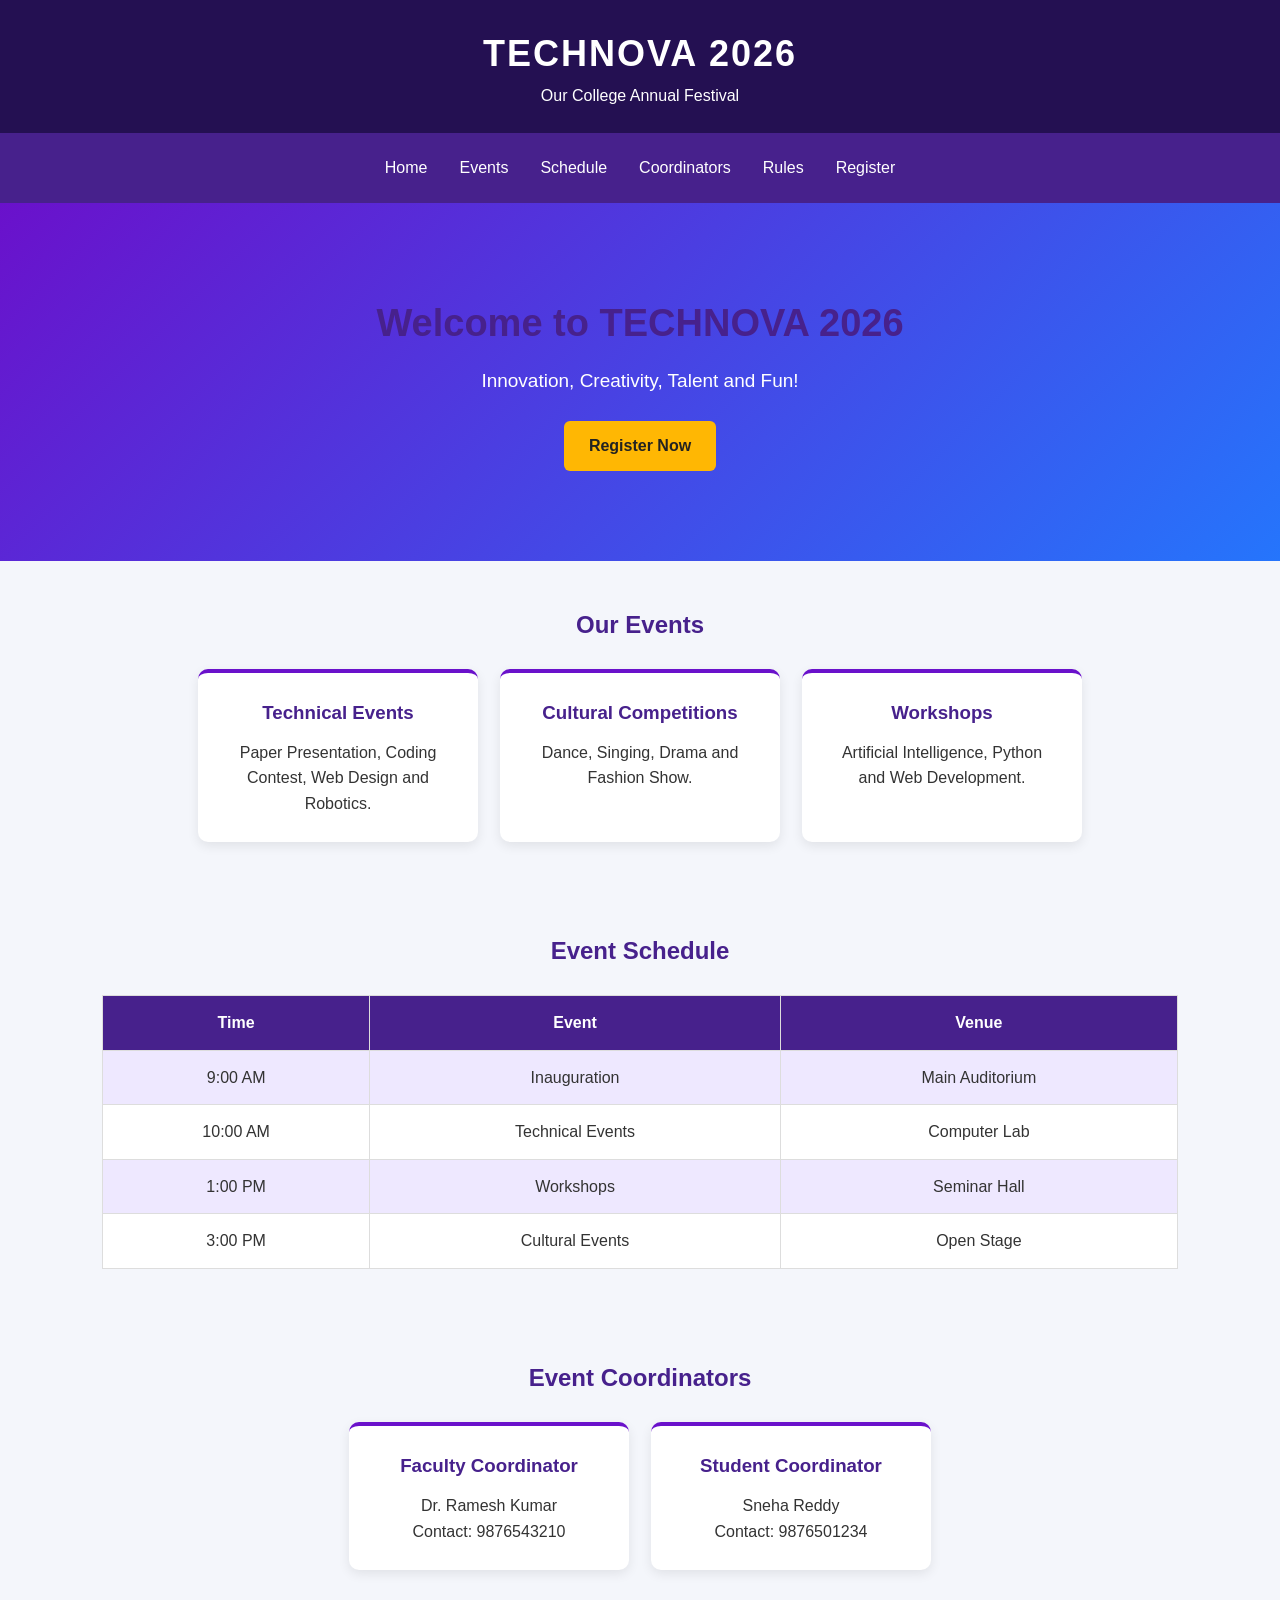
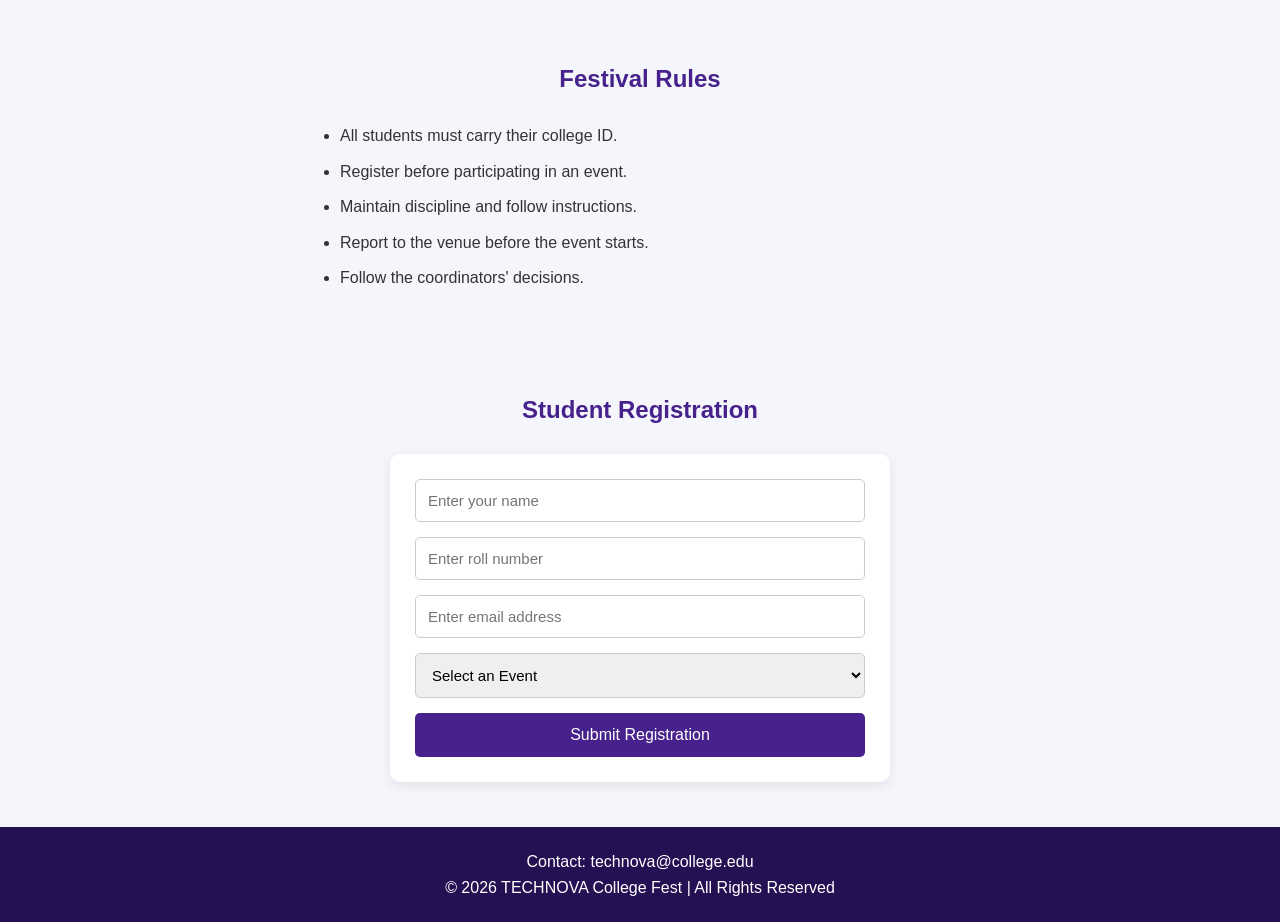
<file: COLLEGE FEST/index.html>
<!DOCTYPE html>
<html lang="en">
<head>
    <meta charset="UTF-8">
    <meta name="viewport" content="width=device-width, initial-scale=1.0">
    <title>College Fest 2026</title>
    <link rel="stylesheet" href="style.css">
</head>
<body>

    <header>
        <h1>TECHNOVA 2026</h1>
        <p>Our College Annual Festival</p>
    </header>

    <nav>
        <a href="#home">Home</a>
        <a href="#events">Events</a>
        <a href="#schedule">Schedule</a>
        <a href="#coordinators">Coordinators</a>
        <a href="#rules">Rules</a>
        <a href="#register">Register</a>
    </nav>

    <section class="banner" id="home">
        <h2>Welcome to TECHNOVA 2026</h2>
        <p>Innovation, Creativity, Talent and Fun!</p>
        <a class="btn" href="#register">Register Now</a>
    </section>

    <section id="events">
        <h2>Our Events</h2>
        <div class="cards">

            <div class="card">
                <h3>Technical Events</h3>
                <p>Paper Presentation, Coding Contest,
                Web Design and Robotics.</p>
            </div>

            <div class="card">
                <h3>Cultural Competitions</h3>
                <p>Dance, Singing, Drama and Fashion Show.</p>
            </div>

            <div class="card">
                <h3>Workshops</h3>
                <p>Artificial Intelligence, Python and
                Web Development.</p>
            </div>

        </div>
    </section>

    <section id="schedule">
        <h2>Event Schedule</h2>
        <table>
            <tr>
                <th>Time</th>
                <th>Event</th>
                <th>Venue</th>
            </tr>
            <tr>
                <td>9:00 AM</td>
                <td>Inauguration</td>
                <td>Main Auditorium</td>
            </tr>
            <tr>
                <td>10:00 AM</td>
                <td>Technical Events</td>
                <td>Computer Lab</td>
            </tr>
            <tr>
                <td>1:00 PM</td>
                <td>Workshops</td>
                <td>Seminar Hall</td>
            </tr>
            <tr>
                <td>3:00 PM</td>
                <td>Cultural Events</td>
                <td>Open Stage</td>
            </tr>
        </table>
    </section>

    <section id="coordinators">
        <h2>Event Coordinators</h2>
        <div class="cards">
            <div class="card">
                <h3>Faculty Coordinator</h3>
                <p>Dr. Ramesh Kumar</p>
                <p>Contact: 9876543210</p>
            </div>
            <div class="card">
                <h3>Student Coordinator</h3>
                <p>Sneha Reddy</p>
                <p>Contact: 9876501234</p>
            </div>
        </div>
    </section>

    <section id="rules">
        <h2>Festival Rules</h2>
        <ul>
            <li>All students must carry their college ID.</li>
            <li>Register before participating in an event.</li>
            <li>Maintain discipline and follow instructions.</li>
            <li>Report to the venue before the event starts.</li>
            <li>Follow the coordinators' decisions.</li>
        </ul>
    </section>

    <section id="register">
        <h2>Student Registration</h2>
        <form action="#" method="get">
            <input type="text" name="name"
                   placeholder="Enter your name" required>

            <input type="text" name="roll"
                   placeholder="Enter roll number" required>

            <input type="email" name="email"
                   placeholder="Enter email address" required>

            <select name="event" required>
                <option value="">Select an Event</option>
                <option>Technical Event</option>
                <option>Cultural Competition</option>
                <option>Workshop</option>
            </select>

            <button type="submit">Submit Registration</button>
        </form>
    </section>

    <footer>
        <p>Contact: technova@college.edu</p>
        <p>&copy; 2026 TECHNOVA College Fest | All Rights Reserved</p>
    </footer>

</body>
</html>
</file>
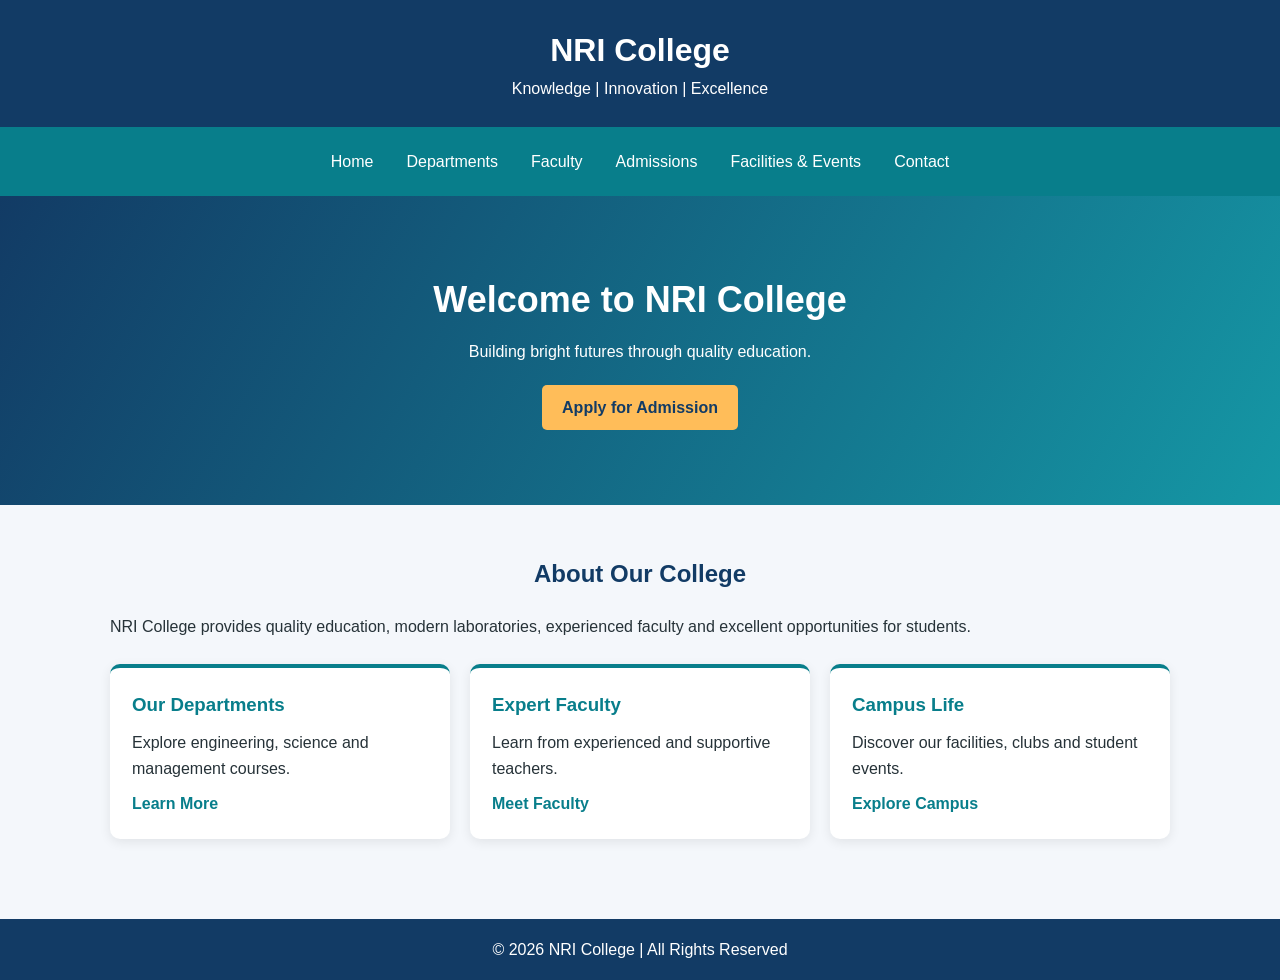
<file: COLLEGE INFORMATION/index.html>
<!DOCTYPE html>
<html lang="en">
<head>
    <meta charset="UTF-8">
    <meta name="viewport" content="width=device-width, initial-scale=1.0">
    <title>NRI College | Home</title>
    <link rel="stylesheet" href="style.css">
</head>
<body>
<header>
    <h1>NRI College</h1>
    <p>Knowledge | Innovation | Excellence</p>
</header>

<nav>
    <a href="index.html">Home</a>
    <a href="departments.html">Departments</a>
    <a href="faculty.html">Faculty</a>
    <a href="admissions.html">Admissions</a>
    <a href="facilities.html">Facilities & Events</a>
    <a href="contact.html">Contact</a>
</nav>

<section class="banner">
    <h2>Welcome to NRI College</h2>
    <p>Building bright futures through quality education.</p>
    <a class="btn" href="admissions.html">Apply for Admission</a>
</section>

<main>
    <h2>About Our College</h2>
    <p>NRI College provides quality education, modern laboratories,
       experienced faculty and excellent opportunities for students.</p>

    <div class="cards">
        <div class="card">
            <h3>Our Departments</h3>
            <p>Explore engineering, science and management courses.</p>
            <a href="departments.html">Learn More</a>
        </div>
        <div class="card">
            <h3>Expert Faculty</h3>
            <p>Learn from experienced and supportive teachers.</p>
            <a href="faculty.html">Meet Faculty</a>
        </div>
        <div class="card">
            <h3>Campus Life</h3>
            <p>Discover our facilities, clubs and student events.</p>
            <a href="facilities.html">Explore Campus</a>
        </div>
    </div>
</main>

<footer>© 2026 NRI College | All Rights Reserved</footer>
</body>
</html>
</file>
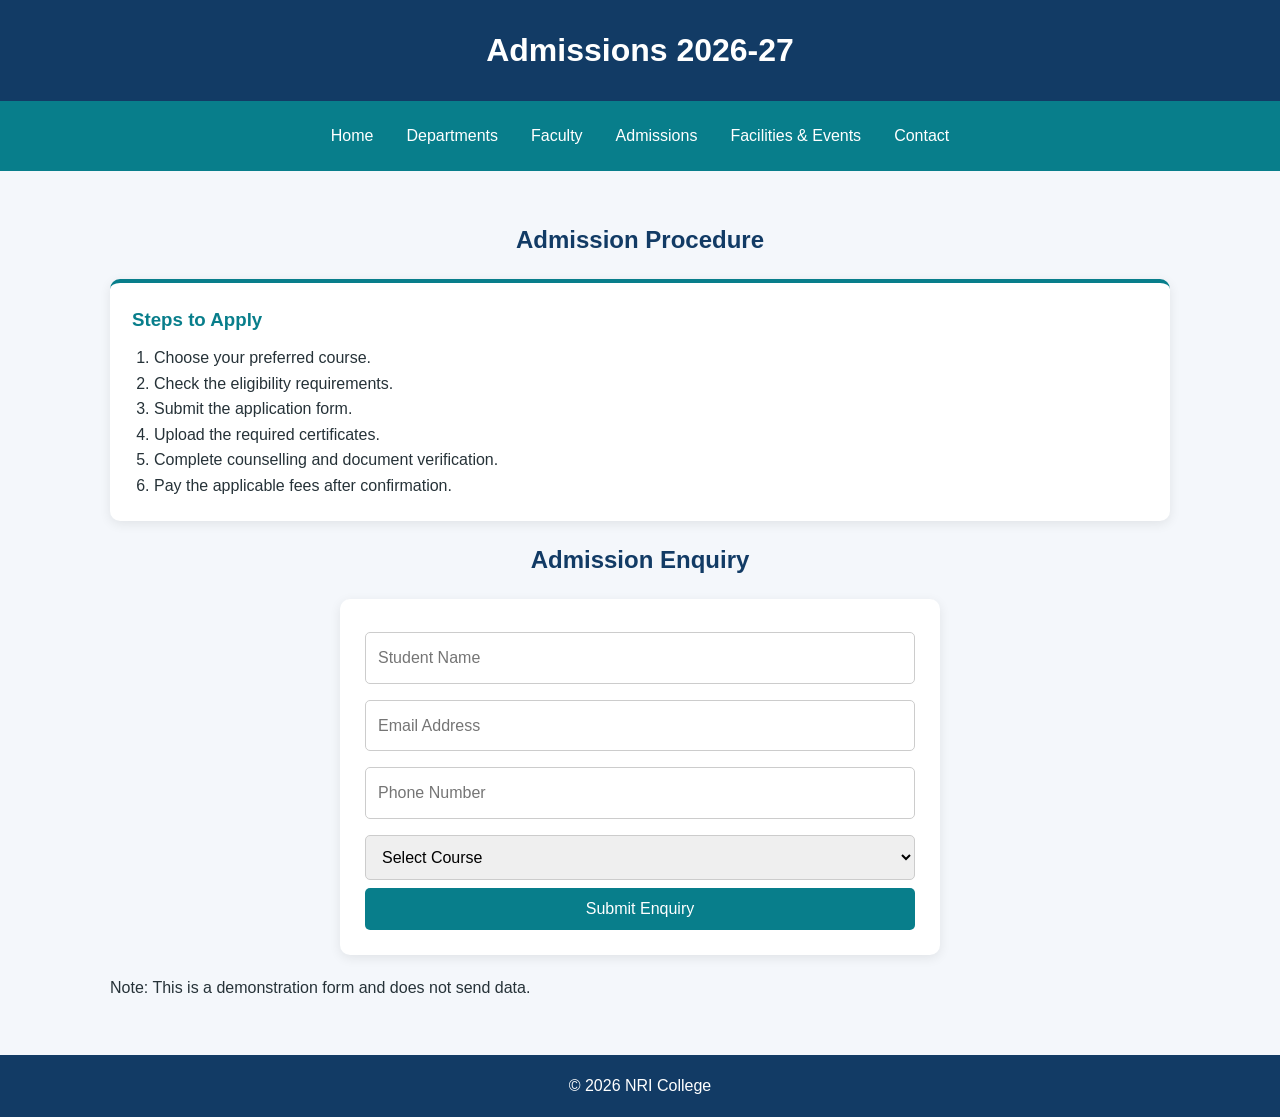
<file: COLLEGE INFORMATION/admissions.html>
<!DOCTYPE html>
<html lang="en">
<head>
    <meta charset="UTF-8">
    <meta name="viewport" content="width=device-width, initial-scale=1.0">
    <title>Admissions | NRI College</title>
    <link rel="stylesheet" href="style.css">
</head>
<body>
<header><h1>Admissions 2026-27</h1></header>

<nav>
    <a href="index.html">Home</a>
    <a href="departments.html">Departments</a>
    <a href="faculty.html">Faculty</a>
    <a href="admissions.html">Admissions</a>
    <a href="facilities.html">Facilities & Events</a>
    <a href="contact.html">Contact</a>
</nav>

<main>
    <h2>Admission Procedure</h2>
    <div class="card">
        <h3>Steps to Apply</h3>
        <ol>
            <li>Choose your preferred course.</li>
            <li>Check the eligibility requirements.</li>
            <li>Submit the application form.</li>
            <li>Upload the required certificates.</li>
            <li>Complete counselling and document verification.</li>
            <li>Pay the applicable fees after confirmation.</li>
        </ol>
    </div>

    <h2>Admission Enquiry</h2>
    <form>
        <input type="text" placeholder="Student Name" required>
        <input type="email" placeholder="Email Address" required>
        <input type="tel" placeholder="Phone Number" required>
        <select required>
            <option value="">Select Course</option>
            <option>B.Tech CSE</option>
            <option>B.Tech AI & ML</option>
            <option>B.Tech ECE</option>
            <option>B.Tech Mechanical</option>
        </select>
        <button type="submit">Submit Enquiry</button>
    </form>
    <p>Note: This is a demonstration form and does not send data.</p>
</main>

<footer>© 2026 NRI College</footer>
</body>
</html>
</file>
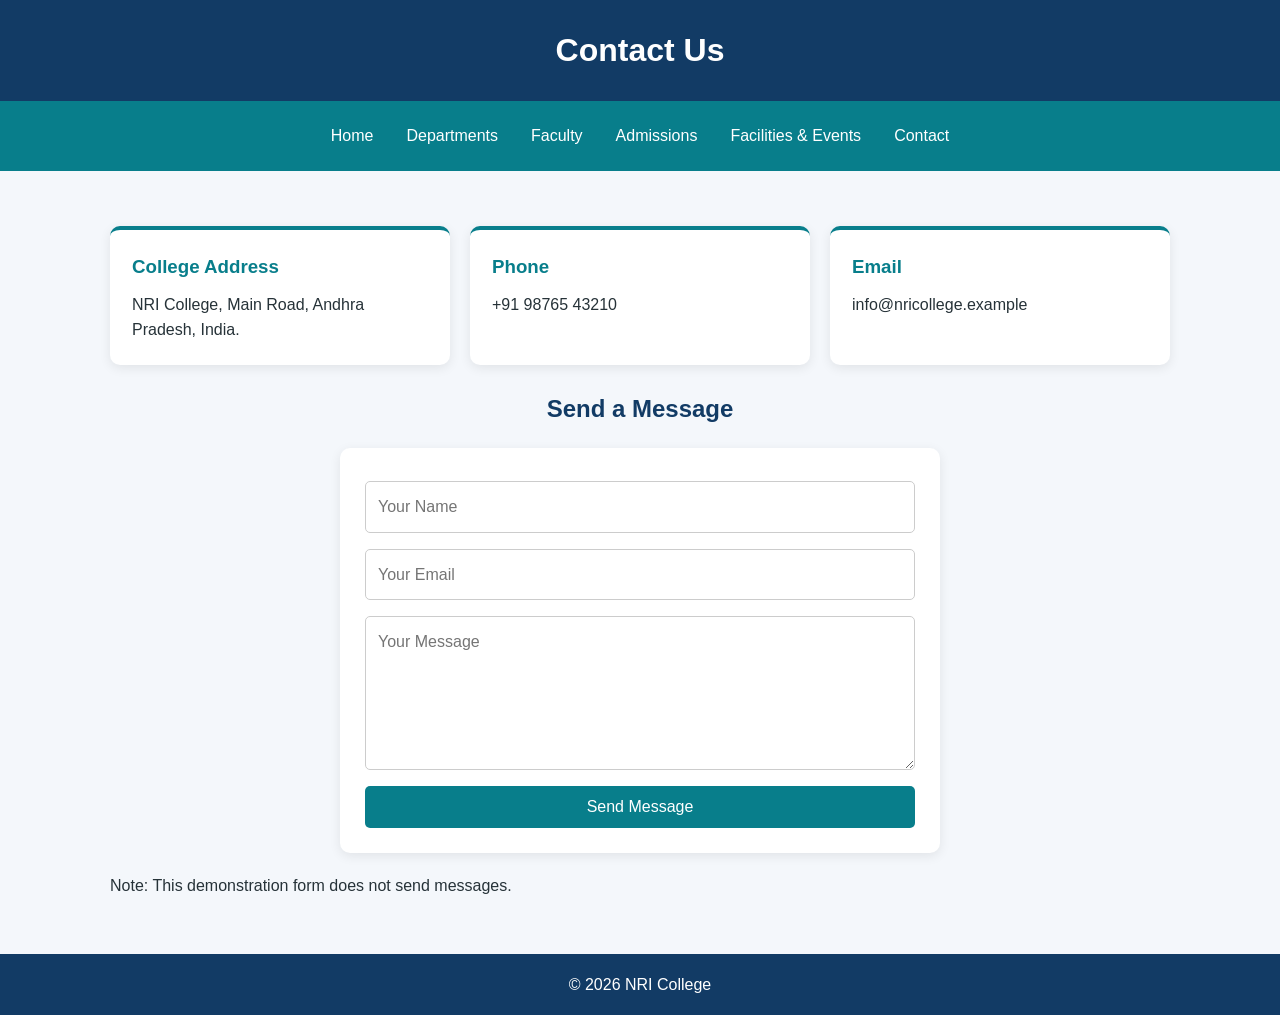
<file: COLLEGE INFORMATION/contact.html>
<!DOCTYPE html>
<html lang="en">
<head>
    <meta charset="UTF-8">
    <meta name="viewport" content="width=device-width, initial-scale=1.0">
    <title>Contact | NRI College</title>
    <link rel="stylesheet" href="style.css">
</head>
<body>
<header><h1>Contact Us</h1></header>

<nav>
    <a href="index.html">Home</a>
    <a href="departments.html">Departments</a>
    <a href="faculty.html">Faculty</a>
    <a href="admissions.html">Admissions</a>
    <a href="facilities.html">Facilities & Events</a>
    <a href="contact.html">Contact</a>
</nav>

<main>
    <div class="cards">
        <div class="card">
            <h3>College Address</h3>
            <p>NRI College, Main Road, Andhra Pradesh, India.</p>
        </div>
        <div class="card">
            <h3>Phone</h3>
            <p>+91 98765 43210</p>
        </div>
        <div class="card">
            <h3>Email</h3>
            <p>info@nricollege.example</p>
        </div>
    </div>

    <h2>Send a Message</h2>
    <form>
        <input type="text" placeholder="Your Name" required>
        <input type="email" placeholder="Your Email" required>
        <textarea placeholder="Your Message" rows="5" required></textarea>
        <button type="submit">Send Message</button>
    </form>
    <p>Note: This demonstration form does not send messages.</p>
</main>

<footer>© 2026 NRI College</footer>
</body>
</html>
</file>
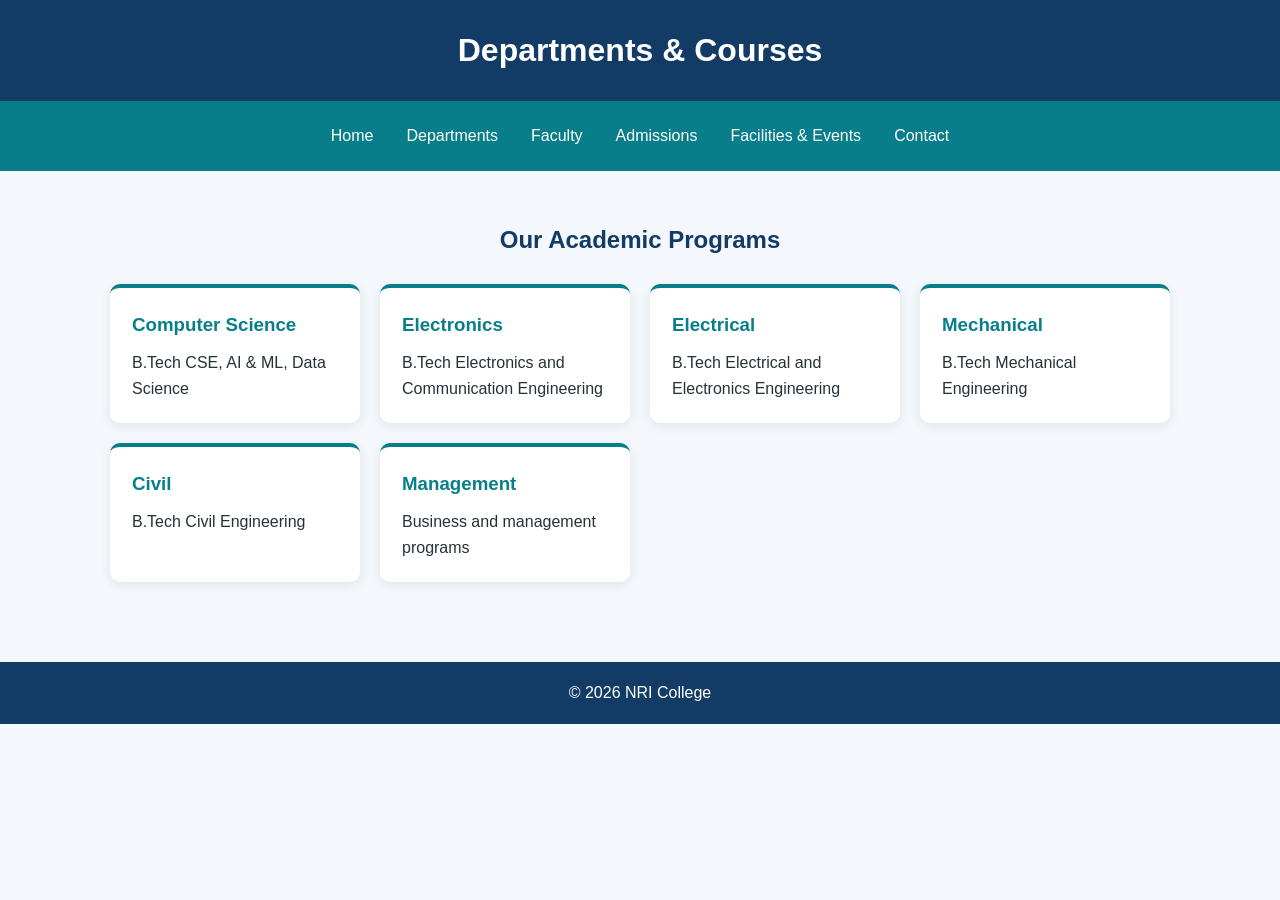
<file: COLLEGE INFORMATION/departments.html>
<!DOCTYPE html>
<html lang="en">
<head>
    <meta charset="UTF-8">
    <meta name="viewport" content="width=device-width, initial-scale=1.0">
    <title>Departments | NRI College</title>
    <link rel="stylesheet" href="style.css">
</head>
<body>
<header><h1>Departments & Courses</h1></header>

<nav>
    <a href="index.html">Home</a>
    <a href="departments.html">Departments</a>
    <a href="faculty.html">Faculty</a>
    <a href="admissions.html">Admissions</a>
    <a href="facilities.html">Facilities & Events</a>
    <a href="contact.html">Contact</a>
</nav>

<main>
    <h2>Our Academic Programs</h2>
    <div class="cards">
        <div class="card">
            <h3>Computer Science</h3>
            <p>B.Tech CSE, AI & ML, Data Science</p>
        </div>
        <div class="card">
            <h3>Electronics</h3>
            <p>B.Tech Electronics and Communication Engineering</p>
        </div>
        <div class="card">
            <h3>Electrical</h3>
            <p>B.Tech Electrical and Electronics Engineering</p>
        </div>
        <div class="card">
            <h3>Mechanical</h3>
            <p>B.Tech Mechanical Engineering</p>
        </div>
        <div class="card">
            <h3>Civil</h3>
            <p>B.Tech Civil Engineering</p>
        </div>
        <div class="card">
            <h3>Management</h3>
            <p>Business and management programs</p>
        </div>
    </div>
</main>

<footer>© 2026 NRI College</footer>
</body>
</html>
</file>
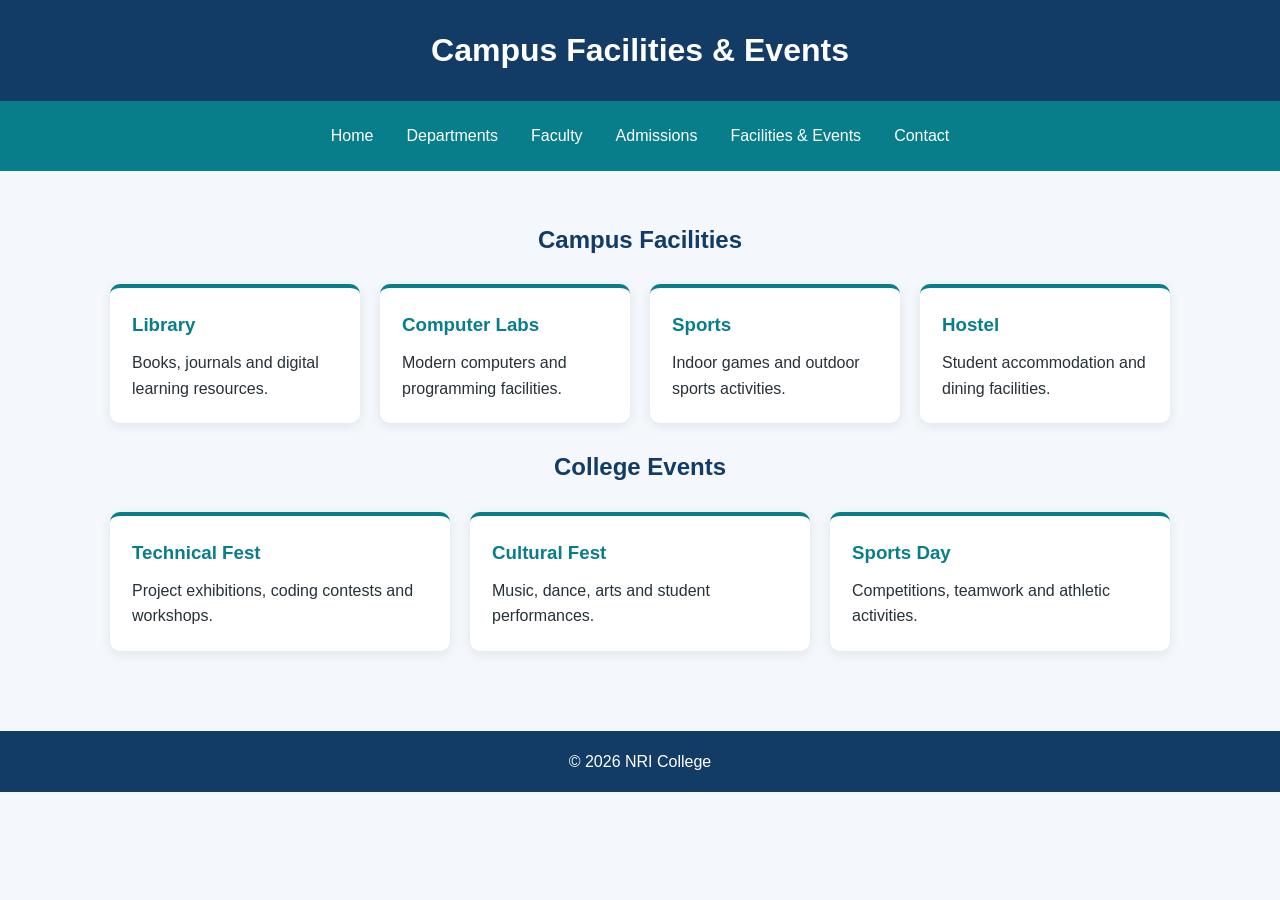
<file: COLLEGE INFORMATION/facilities.html>
<!DOCTYPE html>
<html lang="en">
<head>
    <meta charset="UTF-8">
    <meta name="viewport" content="width=device-width, initial-scale=1.0">
    <title>Facilities & Events | NRI College</title>
    <link rel="stylesheet" href="style.css">
</head>
<body>
<header><h1>Campus Facilities & Events</h1></header>

<nav>
    <a href="index.html">Home</a>
    <a href="departments.html">Departments</a>
    <a href="faculty.html">Faculty</a>
    <a href="admissions.html">Admissions</a>
    <a href="facilities.html">Facilities & Events</a>
    <a href="contact.html">Contact</a>
</nav>

<main>
    <h2>Campus Facilities</h2>
    <div class="cards">
        <div class="card">
            <h3>Library</h3>
            <p>Books, journals and digital learning resources.</p>
        </div>
        <div class="card">
            <h3>Computer Labs</h3>
            <p>Modern computers and programming facilities.</p>
        </div>
        <div class="card">
            <h3>Sports</h3>
            <p>Indoor games and outdoor sports activities.</p>
        </div>
        <div class="card">
            <h3>Hostel</h3>
            <p>Student accommodation and dining facilities.</p>
        </div>
    </div>

    <h2>College Events</h2>
    <div class="cards">
        <div class="card">
            <h3>Technical Fest</h3>
            <p>Project exhibitions, coding contests and workshops.</p>
        </div>
        <div class="card">
            <h3>Cultural Fest</h3>
            <p>Music, dance, arts and student performances.</p>
        </div>
        <div class="card">
            <h3>Sports Day</h3>
            <p>Competitions, teamwork and athletic activities.</p>
        </div>
    </div>
</main>

<footer>© 2026 NRI College</footer>
</body>
</html>
</file>
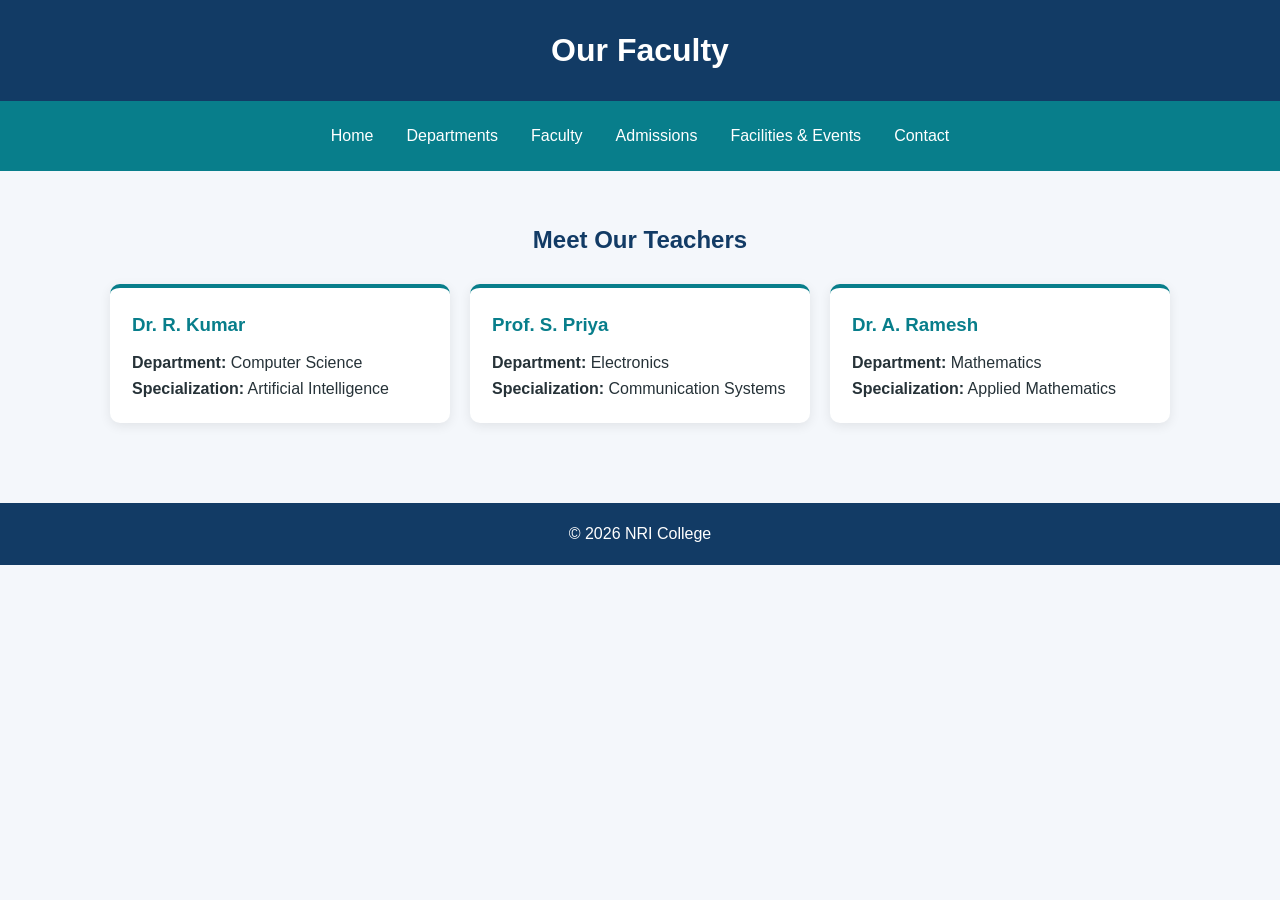
<file: COLLEGE INFORMATION/faculty.html>
<!DOCTYPE html>
<html lang="en">
<head>
    <meta charset="UTF-8">
    <meta name="viewport" content="width=device-width, initial-scale=1.0">
    <title>Faculty | NRI College</title>
    <link rel="stylesheet" href="style.css">
</head>
<body>
<header><h1>Our Faculty</h1></header>

<nav>
    <a href="index.html">Home</a>
    <a href="departments.html">Departments</a>
    <a href="faculty.html">Faculty</a>
    <a href="admissions.html">Admissions</a>
    <a href="facilities.html">Facilities & Events</a>
    <a href="contact.html">Contact</a>
</nav>

<main>
    <h2>Meet Our Teachers</h2>
    <div class="cards">
        <div class="card">
            <h3>Dr. R. Kumar</h3>
            <p><b>Department:</b> Computer Science</p>
            <p><b>Specialization:</b> Artificial Intelligence</p>
        </div>
        <div class="card">
            <h3>Prof. S. Priya</h3>
            <p><b>Department:</b> Electronics</p>
            <p><b>Specialization:</b> Communication Systems</p>
        </div>
        <div class="card">
            <h3>Dr. A. Ramesh</h3>
            <p><b>Department:</b> Mathematics</p>
            <p><b>Specialization:</b> Applied Mathematics</p>
        </div>
    </div>
</main>

<footer>© 2026 NRI College</footer>
</body>
</html>
</file>
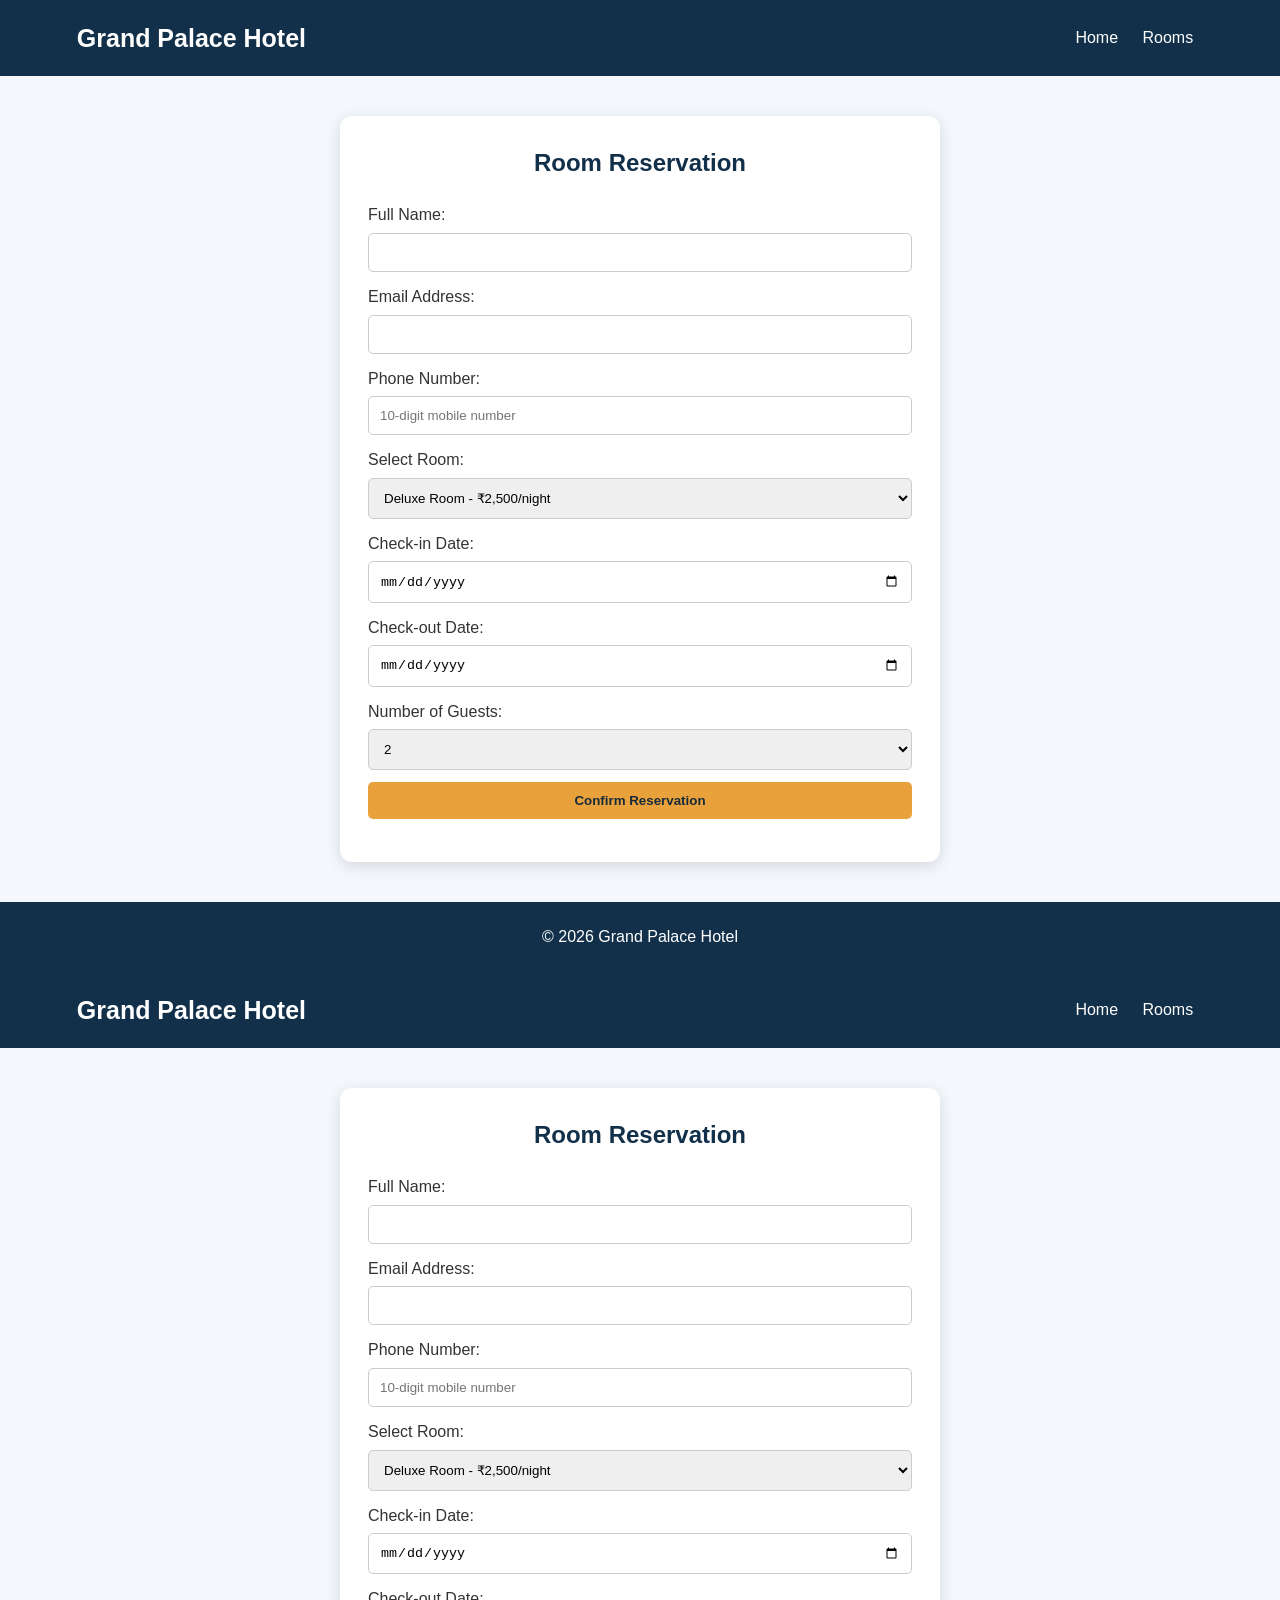
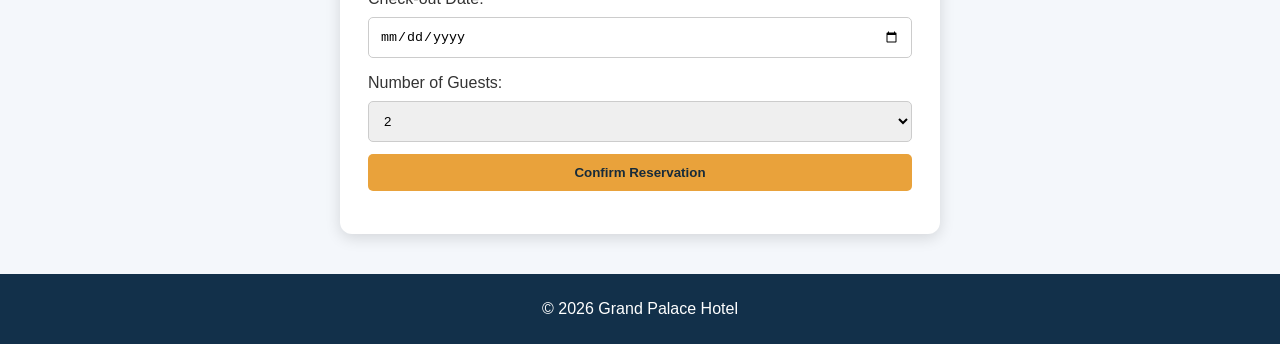
<file: HOTEL RESERVATION/booking.html>
<!DOCTYPE html>
<html lang="en">
<head>
    <meta charset="UTF-8">
    <meta name="viewport" content="width=device-width, initial-scale=1.0">
    <title>Hotel Room Booking</title>
    <link rel="stylesheet" href="style.css">
</head>
<body>

<header>
    <h1>Grand Palace Hotel</h1>
    <nav>
        <a href="index.html">Home</a>
        <a href="index.html#rooms">Rooms</a>
    </nav>
</header>

<div class="booking-box">
    <h2>Room Reservation</h2>

    <form id="bookingForm">
        <label>Full Name:</label>
        <input type="text" name="name" required>

        <label>Email Address:</label>
        <input type="email" name="email" required>

        <label>Phone Number:</label>
        <input type="tel" name="phone" pattern="[0-9]{10}"
               placeholder="10-digit mobile number" required>

        <label>Select Room:</label>
        <select name="room" id="room" required>
            <option value="Deluxe Room">Deluxe Room - ₹2,500/night</option>
            <option value="Family Room">Family Room - ₹3,500/night</option>
            <option value="Luxury Suite">Luxury Suite - ₹4,500/night</option>
        </select>

        <label>Check-in Date:</label>
        <input type="date" name="checkin" id="checkin" required>

        <label>Check-out Date:</label>
        <input type="date" name="checkout" id="checkout" required>

        <label>Number of Guests:</label>
        <select name="guests" id="guests">
            <option>1</option>
            <option selected>2</option>
            <option>3</option>
            <option>4</option>
        </select>

        <button type="submit">Confirm Reservation</button>
    </form>

    <p id="message" style="text-align:center; margin-top:15px;"></p>
</div>

<footer>
    <p>© 2026 Grand Palace Hotel</p>
</footer>

<script>
const params = new URLSearchParams(window.location.search);

if (params.has("room")) {
    document.getElementById("room").value = params.get("room");
}

if (params.has("checkin")) {
    document.getElementById("checkin").value = params.get("checkin");
}

if (params.has("checkout")) {
    document.getElementById("checkout").value = params.get("checkout");
}

if (params.has("guests")) {
    document.getElementById("guests").value = params.get("guests");
}

const today = new Date().toLocaleDateString("en-CA");

document.getElementById("checkin").min = today;
document.getElementById("checkout").min = today;

document.getElementById("checkin").addEventListener("change", function () {
    document.getElementById("checkout").min = this.value;
});

document.getElementById("bookingForm").addEventListener("submit", function (e) {
    e.preventDefault();

    const checkin = document.getElementById("checkin").value;
    const checkout = document.getElementById("checkout").value;

    if (checkout <= checkin) {
        document.getElementById("message").textContent =
            "Check-out must be after check-in.";
        return;
    }

    document.getElementById("message").textContent =
        "Reservation details submitted successfully! (Demo only)";
});
</script>

</body>
</html>

<!DOCTYPE html>
<html lang="en">
<head>
    <meta charset="UTF-8">
    <meta name="viewport" content="width=device-width, initial-scale=1.0">
    <title>Hotel Room Booking</title>
    <link rel="stylesheet" href="style.css">
</head>
<body>

<header>
    <h1>Grand Palace Hotel</h1>
    <nav>
        <a href="index.html">Home</a>
        <a href="index.html#rooms">Rooms</a>
    </nav>
</header>

<div class="booking-box">
    <h2>Room Reservation</h2>

    <form id="bookingForm">
        <label>Full Name:</label>
        <input type="text" name="name" required>

        <label>Email Address:</label>
        <input type="email" name="email" required>

        <label>Phone Number:</label>
        <input type="tel" name="phone" pattern="[0-9]{10}"
               placeholder="10-digit mobile number" required>

        <label>Select Room:</label>
        <select name="room" id="room" required>
            <option value="Deluxe Room">Deluxe Room - ₹2,500/night</option>
            <option value="Family Room">Family Room - ₹3,500/night</option>
            <option value="Luxury Suite">Luxury Suite - ₹4,500/night</option>
        </select>

        <label>Check-in Date:</label>
        <input type="date" name="checkin" id="checkin" required>

        <label>Check-out Date:</label>
        <input type="date" name="checkout" id="checkout" required>

        <label>Number of Guests:</label>
        <select name="guests" id="guests">
            <option>1</option>
            <option selected>2</option>
            <option>3</option>
            <option>4</option>
        </select>

        <button type="submit">Confirm Reservation</button>
    </form>

    <p id="message" style="text-align:center; margin-top:15px;"></p>
</div>

<footer>
    <p>© 2026 Grand Palace Hotel</p>
</footer>

<script>
const params = new URLSearchParams(window.location.search);

if (params.has("room")) {
    document.getElementById("room").value = params.get("room");
}

if (params.has("checkin")) {
    document.getElementById("checkin").value = params.get("checkin");
}

if (params.has("checkout")) {
    document.getElementById("checkout").value = params.get("checkout");
}

if (params.has("guests")) {
    document.getElementById("guests").value = params.get("guests");
}

const today = new Date().toLocaleDateString("en-CA");

document.getElementById("checkin").min = today;
document.getElementById("checkout").min = today;

document.getElementById("checkin").addEventListener("change", function () {
    document.getElementById("checkout").min = this.value;
});

document.getElementById("bookingForm").addEventListener("submit", function (e) {
    e.preventDefault();

    const checkin = document.getElementById("checkin").value;
    const checkout = document.getElementById("checkout").value;

    if (checkout <= checkin) {
        document.getElementById("message").textContent =
            "Check-out must be after check-in.";
        return;
    }

    document.getElementById("message").textContent =
        "Reservation details submitted successfully! (Demo only)";
});
</script>

</body>
</html>
</file>
<file: COLLEGE FEST/style.css>
* {
    margin: 0;
    padding: 0;
    box-sizing: border-box;
}

html {
    scroll-behavior: smooth;
}

body {
    font-family: Arial, sans-serif;
    background: #f4f6fb;
    color: #333;
    line-height: 1.6;
}

header {
    background: #241052;
    color: white;
    text-align: center;
    padding: 25px;
}

header h1 {
    font-size: 36px;
    letter-spacing: 2px;
}

nav {
    background: #47218c;
    display: flex;
    justify-content: center;
    flex-wrap: wrap;
    padding: 12px;
}

nav a {
    color: white;
    text-decoration: none;
    padding: 10px 16px;
}

nav a:hover {
    background: #ffb703;
    color: #222;
    border-radius: 5px;
}

.banner {
    background: linear-gradient(135deg, #6a11cb, #2575fc);
    color: white;
    text-align: center;
    padding: 90px 20px;
}

.banner h2 {
    font-size: 38px;
    margin-bottom: 12px;
}

.banner p {
    font-size: 19px;
    margin-bottom: 25px;
}

.btn {
    display: inline-block;
    background: #ffb703;
    color: #222;
    padding: 12px 25px;
    text-decoration: none;
    border-radius: 6px;
    font-weight: bold;
}

.btn:hover {
    background: white;
}

section {
    padding: 45px 8%;
    scroll-margin-top: 15px;
}

section h2 {
    text-align: center;
    color: #47218c;
    margin-bottom: 25px;
}

.cards {
    display: flex;
    justify-content: center;
    gap: 22px;
    flex-wrap: wrap;
}

.card {
    background: white;
    padding: 25px;
    width: 280px;
    border-radius: 10px;
    text-align: center;
    box-shadow: 0 4px 12px #00000015;
    border-top: 4px solid #6a11cb;
}

.card h3 {
    color: #47218c;
    margin-bottom: 12px;
}

.card:hover {
    transform: translateY(-5px);
    transition: 0.3s;
}

table {
    width: 100%;
    border-collapse: collapse;
    background: white;
}

th, td {
    padding: 14px;
    border: 1px solid #ddd;
    text-align: center;
}

th {
    background: #47218c;
    color: white;
}

tr:nth-child(even) {
    background: #eee8ff;
}

#rules ul {
    max-width: 650px;
    margin: auto;
    padding-left: 25px;
}

#rules li {
    margin: 10px 0;
}

form {
    max-width: 500px;
    margin: auto;
    background: white;
    padding: 25px;
    border-radius: 10px;
    box-shadow: 0 4px 12px #00000015;
}

input, select {
    display: block;
    width: 100%;
    padding: 12px;
    margin-bottom: 15px;
    border: 1px solid #ccc;
    border-radius: 5px;
    font-size: 15px;
}

button {
    width: 100%;
    padding: 13px;
    background: #47218c;
    color: white;
    border: none;
    border-radius: 5px;
    font-size: 16px;
    cursor: pointer;
}

button:hover {
    background: #6a11cb;
}

footer {
    background: #241052;
    color: white;
    text-align: center;
    padding: 22px;
}

@media (max-width: 600px) {
    header h1 {
        font-size: 28px;
    }

    .banner {
        padding: 60px 15px;
    }

    .banner h2 {
        font-size: 28px;
    }

    nav {
        flex-direction: column;
        align-items: center;
    }

    section {
        padding: 30px 5%;
    }

    table {
        font-size: 13px;
    }

    th, td {
        padding: 8px 4px;
    }

    .card {
        width: 100%;
    }
}
</file>
<file: COLLEGE INFORMATION/style.css>
* {
    margin: 0;
    padding: 0;
    box-sizing: border-box;
}

body {
    font-family: Arial, sans-serif;
    background: #f4f7fb;
    color: #263238;
    line-height: 1.6;
}

header {
    background: #123b65;
    color: white;
    text-align: center;
    padding: 25px 10px;
}

header h1 {
    font-size: 32px;
}

nav {
    background: #087e8b;
    display: flex;
    justify-content: center;
    flex-wrap: wrap;
    gap: 5px;
    padding: 12px;
}

nav a {
    color: white;
    text-decoration: none;
    padding: 10px 14px;
    border-radius: 5px;
}

nav a:hover {
    background: #123b65;
}

.banner {
    min-height: 300px;
    background: linear-gradient(120deg, #123b65, #1597a5);
    color: white;
    text-align: center;
    padding: 75px 15px;
}

.banner h2 {
    font-size: 36px;
    margin-bottom: 10px;
}

.btn {
    display: inline-block;
    background: #ffbd59;
    color: #123b65;
    padding: 10px 20px;
    margin-top: 20px;
    text-decoration: none;
    border-radius: 5px;
    font-weight: bold;
}

main {
    max-width: 1100px;
    margin: auto;
    padding: 30px 20px;
}

main h2 {
    color: #123b65;
    margin: 20px 0;
    text-align: center;
}

.cards {
    display: grid;
    grid-template-columns: repeat(auto-fit, minmax(220px, 1fr));
    gap: 20px;
    margin: 25px 0;
}

.card {
    background: white;
    padding: 22px;
    border-radius: 10px;
    box-shadow: 0 3px 12px #00000015;
    border-top: 4px solid #087e8b;
}

.card h3 {
    color: #087e8b;
    margin-bottom: 10px;
}

.card a {
    display: inline-block;
    margin-top: 10px;
    color: #087e8b;
    font-weight: bold;
    text-decoration: none;
}

.card a:hover {
    text-decoration: underline;
}

ol {
    padding-left: 22px;
}

form {
    max-width: 600px;
    margin: 20px auto;
    background: white;
    padding: 25px;
    border-radius: 10px;
    box-shadow: 0 3px 12px #00000015;
}

input, select, textarea {
    width: 100%;
    padding: 12px;
    margin: 8px 0;
    border: 1px solid #ccc;
    border-radius: 5px;
    font: inherit;
}

button {
    width: 100%;
    padding: 12px;
    background: #087e8b;
    color: white;
    border: none;
    border-radius: 5px;
    cursor: pointer;
    font-size: 16px;
}

button:hover {
    background: #123b65;
}

footer {
    background: #123b65;
    color: white;
    text-align: center;
    padding: 18px;
    margin-top: 25px;
}

@media (max-width: 600px) {
    header h1 {
        font-size: 25px;
    }

    .banner h2 {
        font-size: 28px;
    }

    nav {
        flex-direction: column;
        text-align: center;
    }

    nav a {
        display: block;
    }

    main {
        padding: 20px 12px;
    }
}
</file>
<file: HOTEL RESERVATION/style.css>
* {
    margin: 0;
    padding: 0;
    box-sizing: border-box;
}

body {
    font-family: Arial, sans-serif;
    background: #f4f7fb;
    color: #333;
    line-height: 1.6;
}

header {
    background: #12304a;
    color: white;
    padding: 18px 6%;
    display: flex;
    justify-content: space-between;
    align-items: center;
    flex-wrap: wrap;
    gap: 12px;
}

header h1 {
    font-size: 25px;
}

nav a {
    color: white;
    text-decoration: none;
    margin: 0 10px;
}

nav a:hover {
    color: #ffc857;
}

.hero {
    background: linear-gradient(#0007, #0007),
    url("https://images.unsplash.com/photo-1566073771259-6a8506099945?w=1400")
    center/cover;
    color: white;
    text-align: center;
    padding: 100px 20px;
}

.hero h2 {
    font-size: 38px;
    margin-bottom: 10px;
}

.btn, button {
    display: inline-block;
    background: #e9a23b;
    color: #172b3a;
    padding: 11px 22px;
    border: none;
    border-radius: 5px;
    text-decoration: none;
    cursor: pointer;
    font-weight: bold;
    margin-top: 12px;
}

.btn:hover, button:hover {
    background: #ffc857;
}

.search, .rooms, .facilities {
    padding: 40px 6%;
    text-align: center;
}

.search form {
    background: white;
    padding: 22px;
    border-radius: 10px;
    margin-top: 20px;
    display: flex;
    justify-content: center;
    align-items: center;
    flex-wrap: wrap;
    gap: 12px;
    box-shadow: 0 3px 12px #0001;
}

input, select {
    padding: 11px;
    border: 1px solid #ccc;
    border-radius: 5px;
    max-width: 100%;
}

.room-container {
    display: grid;
    grid-template-columns: repeat(auto-fit, minmax(240px, 1fr));
    gap: 25px;
    margin-top: 25px;
}

.room-card {
    background: white;
    border-radius: 12px;
    overflow: hidden;
    padding-bottom: 22px;
    box-shadow: 0 4px 12px #0002;
    transition: transform 0.3s;
}

.room-card:hover {
    transform: translateY(-5px);
}

.room-card img {
    width: 100%;
    height: 200px;
    object-fit: cover;
}

.room-card h3 {
    color: #12304a;
    margin: 15px 0 8px;
}

.room-card p {
    margin: 7px 12px;
}

.price {
    color: #b77916;
    font-size: 20px;
    font-weight: bold;
}

.facility-container {
    display: grid;
    grid-template-columns: repeat(auto-fit, minmax(160px, 1fr));
    gap: 15px;
    margin-top: 22px;
}

.facility-container div {
    background: white;
    padding: 22px 10px;
    border-radius: 8px;
    box-shadow: 0 2px 8px #0001;
}

footer {
    background: #12304a;
    color: white;
    text-align: center;
    padding: 22px;
}

.booking-box {
    max-width: 600px;
    margin: 40px auto;
    background: white;
    padding: 28px;
    border-radius: 12px;
    box-shadow: 0 4px 15px #0002;
}

.booking-box h2 {
    text-align: center;
    margin-bottom: 20px;
    color: #12304a;
}

.booking-box label {
    display: block;
    margin-top: 12px;
}

.booking-box input,
.booking-box select {
    width: 100%;
    margin-top: 5px;
}

.booking-box button {
    width: 100%;
}

@media (max-width: 600px) {
    header {
        flex-direction: column;
        text-align: center;
    }

    nav a {
        display: inline-block;
        margin: 5px;
    }

    .hero h2 {
        font-size: 28px;
    }

    .search form {
        flex-direction: column;
        align-items: stretch;
    }

    .search form input,
    .search form select,
    .search form button {
        width: 100%;
    }
}
</file>
